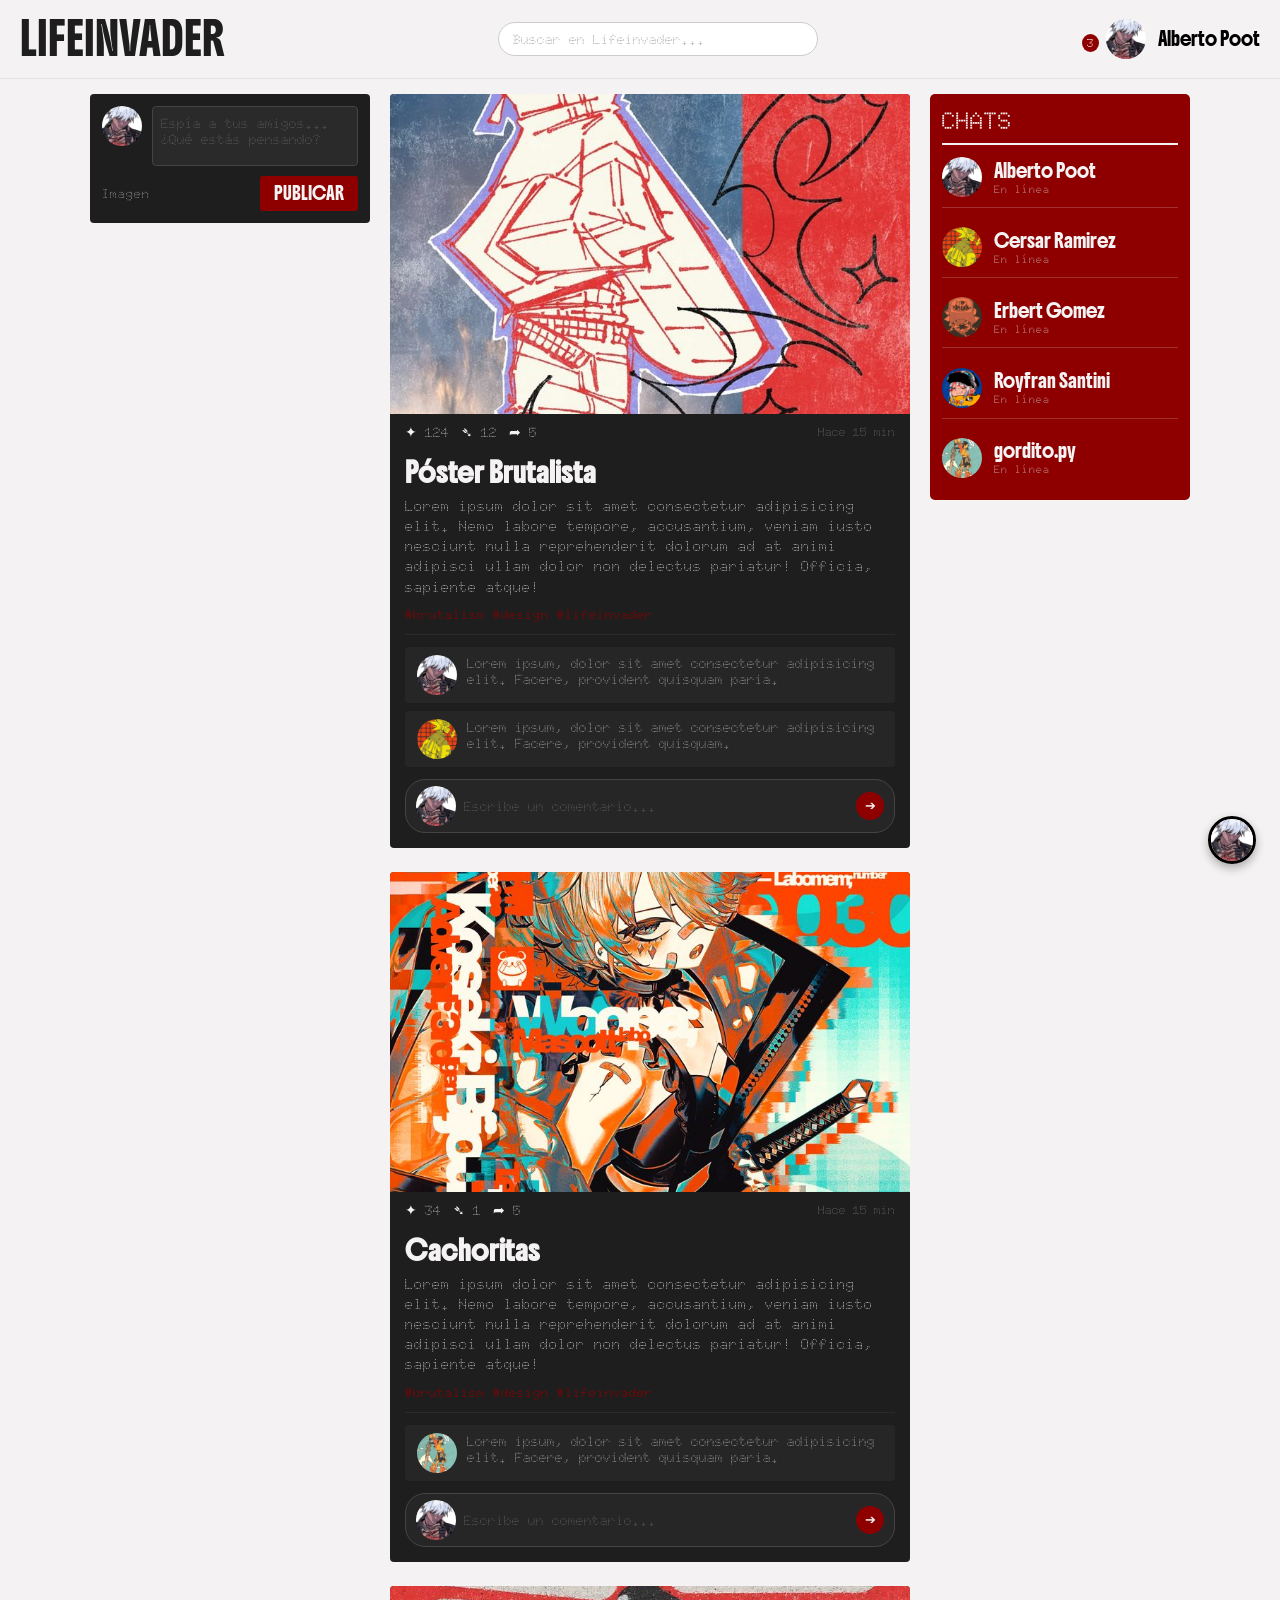
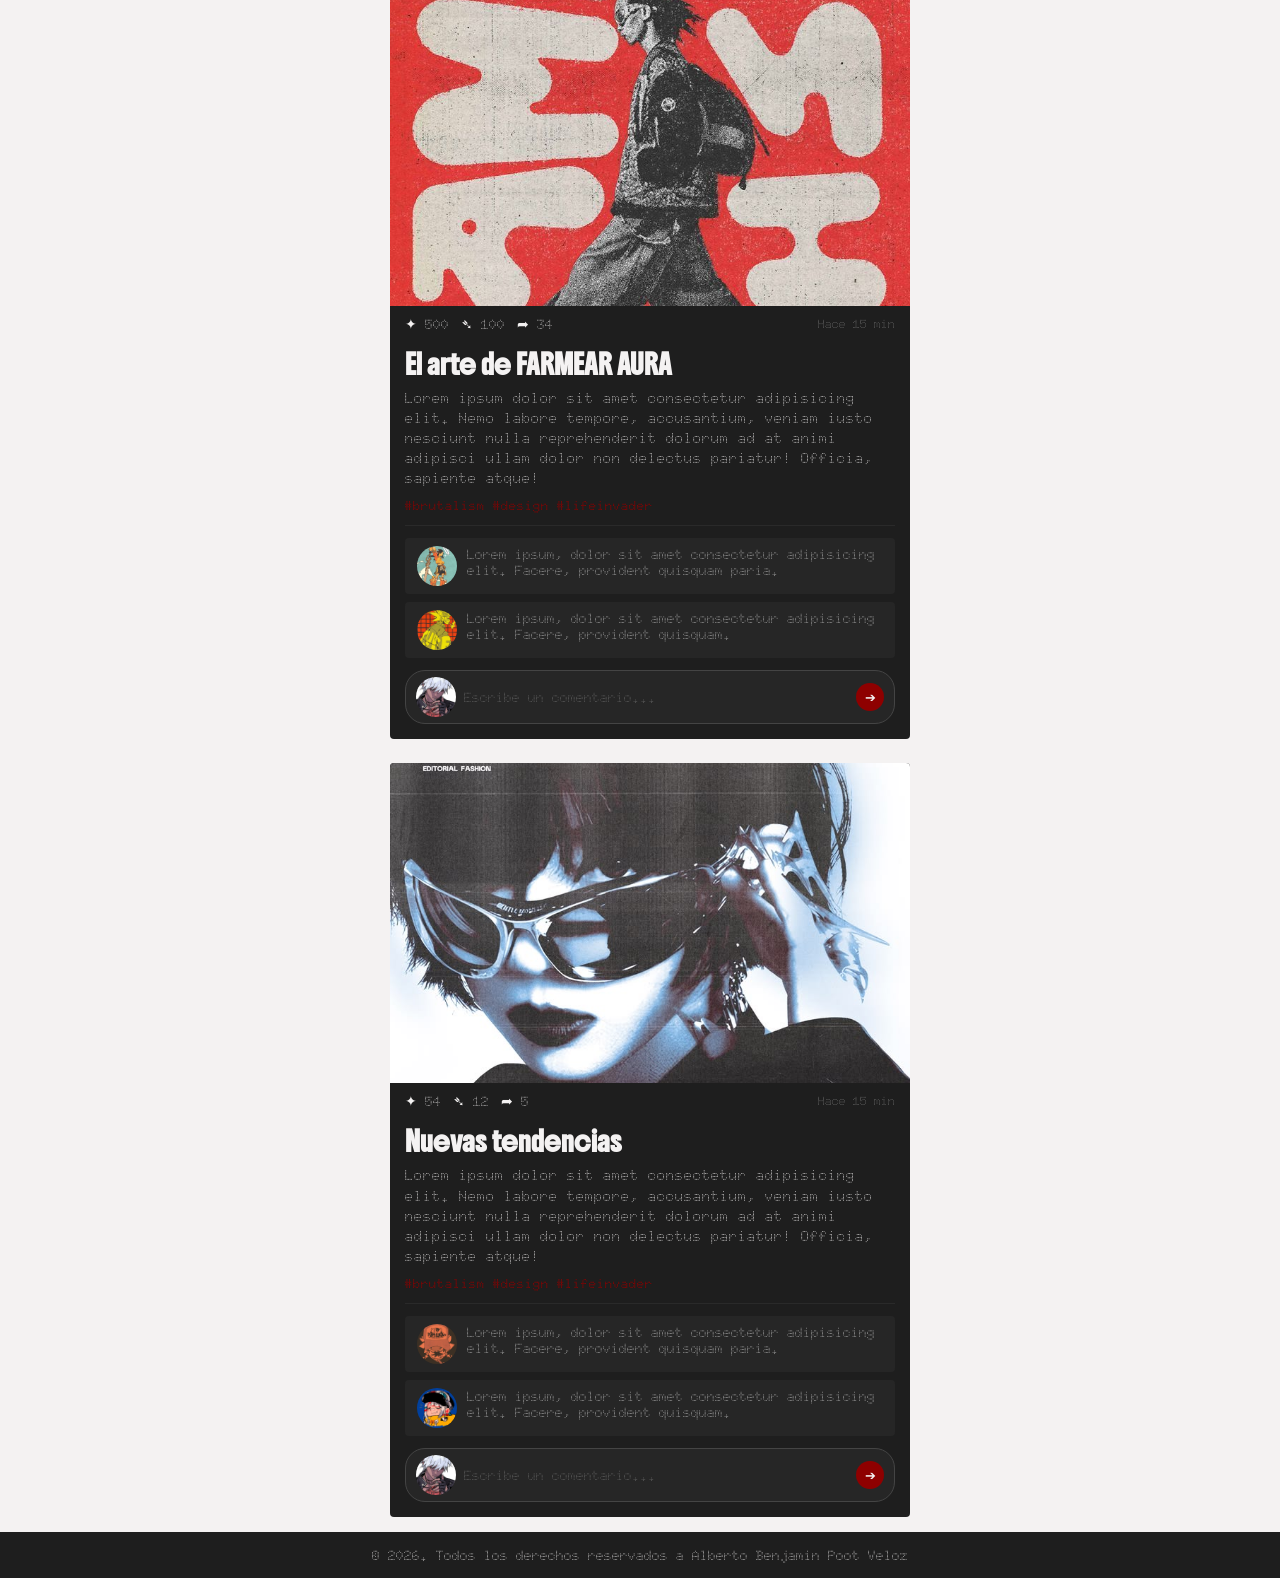
<file: index.html>
<!DOCTYPE html>
<html lang="es">

<head>
    <meta charset="UTF-8">
    <meta name="viewport" content="width=device-width, initial-scale=1.0">
    <title>LIFEINVADER</title>

    <!-- Google Fonts -->
    <link rel="preconnect" href="https://fonts.googleapis.com">
    <link rel="preconnect" href="https://fonts.gstatic.com" crossorigin>
    <link
        href="https://fonts.googleapis.com/css2?family=Boldonse&family=Doto:wght@100..900&family=Fira+Sans:wght@300;400;500;700&display=swap"
        rel="stylesheet">

    <!-- CSS Principal -->
    <link rel="stylesheet" href="Style.css">
</head>

<body>
    <header class="quedate_tu_poscion">
        <a href="index.html" class="logo">LIFEINVADER</a>

        <!-- Buscador Central -->
        <div class="caja_busqueda">
            <input type="text" placeholder="Buscar en Lifeinvader...">
        </div>

        <!-- Notificaciones y Usuario -->
        <div class="header_derecha">
            <div class="icono_notificacion" title="Notificaciones">
                <span class="badge_notificacion">3</span>
            </div>
            <a href="usa_1.html" class="usuario_Muestra">
                <img src="assets/Foto_Alberto.jpeg" alt="Foto de perfil de Alberto Poot" class="img_usuario_pequeno">
                <span>Alberto Poot</span>
            </a>
        </div>
    </header>

    <div class="contenedor_principal">
        <!-- CAJA PARA CREAR PUBLICACIÓN -->
        <section class="crear_publicacion">
            <div class="header_crear">
                <img src="assets/Foto_Alberto.jpeg" alt="Tu foto" class="img_usuario_pequeno">
                <textarea placeholder="Espía a tus amigos... ¿Qué estás pensando?"></textarea>
            </div>
            <div class="acciones_crear">
                <button type="button" class="btn_adjuntar">Imagen</button>
                <button type="button" class="btn_publicar">PUBLICAR</button>
            </div>
        </section>

        <main>
            <article class="Contenedor_publicacion">
                <div class="contenedor_img_publicacion">
                    <img src="assets/publi1_main.jpeg" alt="Publicación 1" class="img_publicacion">
                </div>

                <div class="barra_reacciones">
                    <button type="button" class="btn_reaccion">✦ <span>124</span></button>
                    <button type="button" class="btn_reaccion">➴ <span>12</span></button>
                    <button type="button" class="btn_reaccion">➦ <span>5</span></button>
                    <span class="tiempo_publicacion">Hace 15 min</span>
                </div>

                <div class="contenido_text_Publicacion">
                    <h3>Póster Brutalista</h3>
                    <p class="texto_pulicacion">Lorem ipsum dolor sit amet consectetur adipisicing elit. Nemo labore
                        tempore, accusantium, veniam
                        iusto nesciunt nulla reprehenderit dolorum ad at animi adipisci ullam dolor non delectus
                        pariatur! Officia, sapiente atque!</p>

                    <div class="hashtags">
                        <span>#brutalism</span>
                        <span>#design</span>
                        <span>#lifeinvader</span>
                    </div>

                    <section class="caja_comentarios_seccion">
                        <div class="lista_comentarios_existentes">
                            <ul>
                                <li>
                                    <img src="assets/Foto_Alberto.jpeg" alt="Usuario" class="img_usuario_pequeno">
                                    <p class="text_cometario">Lorem ipsum, dolor sit amet consectetur adipisicing elit.
                                        Facere, provident quisquam paria.</p>
                                </li>
                                <li>
                                    <img src="assets/foto_cesar.jpeg" alt="Usuario" class="img_usuario_pequeno">
                                    <p class="text_cometario">Lorem ipsum, dolor sit amet consectetur adipisicing elit.
                                        Facere, provident quisquam.</p>
                                </li>
                            </ul>
                        </div>
                        <div class="nuevo_comentario">
                            <img src="assets/Foto_Alberto.jpeg" alt="Tu foto" class="img_usuario_pequeno">
                            <input type="text" placeholder="Escribe un comentario..." class="input_comentario">
                            <button type="button" class="btn_enviar_comentario">➔</button>
                        </div>
                    </section>
                </div>
            </article>

            <article class="Contenedor_publicacion">
                <div class="contenedor_img_publicacion">
                    <img src="assets/publi2_main.jpeg" alt="Publicación 2" class="img_publicacion">
                </div>
                <div class="barra_reacciones">
                    <button type="button" class="btn_reaccion">✦ <span>34</span></button>
                    <button type="button" class="btn_reaccion">➴ <span>1</span></button>
                    <button type="button" class="btn_reaccion">➦ <span>5</span></button>
                    <span class="tiempo_publicacion">Hace 15 min</span>
                </div>
                <div class="contenido_text_Publicacion">
                    <h3>Cachoritas</h3>
                    <p class="texto_pulicacion">Lorem ipsum dolor sit amet consectetur adipisicing elit. Nemo labore
                        tempore, accusantium, veniam
                        iusto nesciunt nulla reprehenderit dolorum ad at animi adipisci ullam dolor non delectus
                        pariatur! Officia, sapiente atque!</p>
                    <div class="hashtags">
                        <span>#brutalism</span>
                        <span>#design</span>
                        <span>#lifeinvader</span>
                    </div>

                    <section class="caja_comentarios_seccion">
                        <div class="lista_comentarios_existentes">
                            <ul>
                                <li>
                                    <img src="assets/Foto_ramdom.jpeg" alt="Usuario" class="img_usuario_pequeno">
                                    <p class="text_cometario">Lorem ipsum, dolor sit amet consectetur adipisicing elit.
                                        Facere, provident quisquam paria.</p>
                                </li>
                            </ul>
                        </div>
                        <div class="nuevo_comentario">
                            <img src="assets/Foto_Alberto.jpeg" alt="Tu foto" class="img_usuario_pequeno">
                            <input type="text" placeholder="Escribe un comentario..." class="input_comentario">
                            <button type="button" class="btn_enviar_comentario">➔</button>
                        </div>
                    </section>
                </div>
            </article>

            <article class="Contenedor_publicacion">
                <div class="contenedor_img_publicacion">
                    <img src="assets/publi3_man..jpeg" alt="Publicación 3" class="img_publicacion">
                </div>
                <div class="barra_reacciones">
                    <button type="button" class="btn_reaccion">✦ <span>500</span></button>
                    <button type="button" class="btn_reaccion">➴ <span>100</span></button>
                    <button type="button" class="btn_reaccion">➦ <span>34</span></button>
                    <span class="tiempo_publicacion">Hace 15 min</span>
                </div>
                <div class="contenido_text_Publicacion">
                    <h3>El arte de FARMEAR AURA</h3>
                    <p class="texto_pulicacion">Lorem ipsum dolor sit amet consectetur adipisicing elit. Nemo labore
                        tempore, accusantium, veniam
                        iusto nesciunt nulla reprehenderit dolorum ad at animi adipisci ullam dolor non delectus
                        pariatur! Officia, sapiente atque!</p>
                    <div class="hashtags">
                        <span>#brutalism</span>
                        <span>#design</span>
                        <span>#lifeinvader</span>
                    </div>

                    <section class="caja_comentarios_seccion">
                        <div class="lista_comentarios_existentes">
                            <ul>
                                <li>
                                    <img src="assets/Foto_ramdom.jpeg" alt="Usuario" class="img_usuario_pequeno">
                                    <p class="text_cometario">Lorem ipsum, dolor sit amet consectetur adipisicing elit.
                                        Facere, provident quisquam paria.</p>
                                </li>
                                <li>
                                    <img src="assets/foto_cesar.jpeg" alt="Usuario" class="img_usuario_pequeno">
                                    <p class="text_cometario">Lorem ipsum, dolor sit amet consectetur adipisicing elit.
                                        Facere, provident quisquam.</p>
                                </li>
                            </ul>
                        </div>
                        <div class="nuevo_comentario">
                            <img src="assets/Foto_Alberto.jpeg" alt="Tu foto" class="img_usuario_pequeno">
                            <input type="text" placeholder="Escribe un comentario..." class="input_comentario">
                            <button type="button" class="btn_enviar_comentario">➔</button>
                        </div>
                    </section>
                </div>
            </article>


            <article class="Contenedor_publicacion">
                <div class="contenedor_img_publicacion">
                    <img src="assets/publi4_main.jpeg" alt="Publicación 4" class="img_publicacion">
                </div>
                <div class="barra_reacciones">
                    <button type="button" class="btn_reaccion">✦ <span>54</span></button>
                    <button type="button" class="btn_reaccion">➴ <span>12</span></button>
                    <button type="button" class="btn_reaccion">➦ <span>5</span></button>
                    <span class="tiempo_publicacion">Hace 15 min</span>
                </div>
                <div class="contenido_text_Publicacion">
                    <h3>Nuevas tendencias</h3>
                    <p class="texto_pulicacion">Lorem ipsum dolor sit amet consectetur adipisicing elit. Nemo labore
                        tempore, accusantium, veniam
                        iusto nesciunt nulla reprehenderit dolorum ad at animi adipisci ullam dolor non delectus
                        pariatur! Officia, sapiente atque!</p>
                    <div class="hashtags">
                        <span>#brutalism</span>
                        <span>#design</span>
                        <span>#lifeinvader</span>
                    </div>

                    <section class="caja_comentarios_seccion">
                        <div class="lista_comentarios_existentes">
                            <ul>
                                <li>
                                    <img src="assets/foto_herpes.jpeg" alt="Usuario" class="img_usuario_pequeno">
                                    <p class="text_cometario">Lorem ipsum, dolor sit amet consectetur adipisicing elit.
                                        Facere, provident quisquam paria.</p>
                                </li>
                                <li>
                                    <img src="assets/Foto_roy.jpeg" alt="Usuario" class="img_usuario_pequeno">
                                    <p class="text_cometario">Lorem ipsum, dolor sit amet consectetur adipisicing elit.
                                        Facere, provident quisquam.</p>
                                </li>
                            </ul>
                        </div>
                        <div class="nuevo_comentario">
                            <img src="assets/Foto_Alberto.jpeg" alt="Tu foto" class="img_usuario_pequeno">
                            <input type="text" placeholder="Escribe un comentario..." class="input_comentario">
                            <button type="button" class="btn_enviar_comentario">➔</button>
                        </div>
                    </section>
                </div>
            </article>
        </main>

        <!-- Barra lateral de Chats con menú desplegable responsive -->
        <aside class="Barra_usuarios">
            <input type="checkbox" id="toggle-chats" class="toggle_chat_checkbox">
            <label for="toggle-chats" class="header_chats">
                <h2>CHATS</h2>
                <span class="flecha_desplegable">▼</span>
            </label>

            <ul class="lista_chats">
                <li>
                    <a href="usa_1.html" class="usuario_Muestra">
                        <img src="assets/Foto_Alberto.jpeg" alt="Foto de perfil de Alberto Poot"
                            class="img_usuario_pequeno">
                        <div class="info_usuario_chat">
                            <span>Alberto Poot</span>
                            <p>En línea</p>
                        </div>
                    </a>
                </li>
                <li>
                    <a href="usa_2.html" class="usuario_Muestra">
                        <img src="assets/foto_cesar.jpeg" alt="Foto de perfil de Alberto Poot"
                            class="img_usuario_pequeno">
                        <div class="info_usuario_chat">
                            <span>Cersar Ramirez</span>
                            <p>En línea</p>
                        </div>
                    </a>
                </li>
                <li>
                    <a href="usa_3.html" class="usuario_Muestra">
                        <img src="assets/foto_herpes.jpeg" alt="Foto de perfil de Alberto Poot"
                            class="img_usuario_pequeno">
                        <div class="info_usuario_chat">
                            <span>Erbert Gomez</span>
                            <p>En línea</p>
                        </div>
                    </a>
                </li>
                <li>
                    <a href="usa_4.html" class="usuario_Muestra">
                        <img src="assets/Foto_roy.jpeg" alt="Foto de perfil de Alberto Poot"
                            class="img_usuario_pequeno">
                        <div class="info_usuario_chat">
                            <span>Royfran Santini</span>
                            <p>En línea</p>
                        </div>
                    </a>
                </li>
                <li>
                    <a href="usa_1.html" class="usuario_Muestra">
                        <img src="assets/Foto_ramdom.jpeg" alt="Foto de perfil de Alberto Poot"
                            class="img_usuario_pequeno">
                        <div class="info_usuario_chat">
                            <span>gordito.py</span>
                            <p>En línea</p>
                        </div>
                    </a>
                </li>
            </ul>
        </aside>

        <!-- Ícono flotante -->
        <section class="glob_chat">
            <img src="assets/Foto_Alberto.jpeg" alt="Chat flotante" class="img_usuario_pequeno">
        </section>
    </div>

    <footer>
        <p>&copy; 2026. Todos los derechos reservados a Alberto Benjamin Poot Veloz</p>
    </footer>
</body>

</html>
</file>
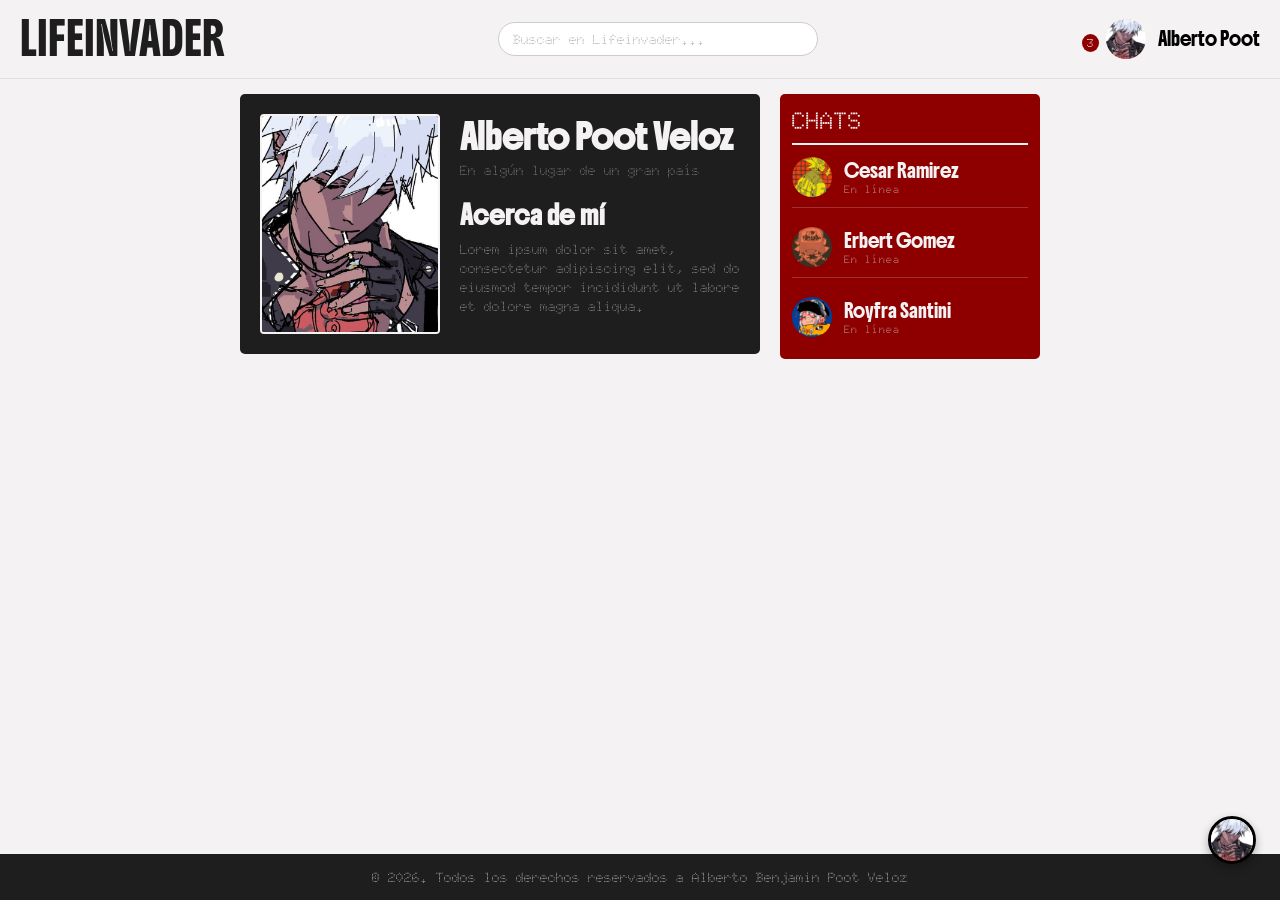
<file: usa_1.html>
<!DOCTYPE html>
<html lang="es">

<head>
    <meta charset="UTF-8">
    <meta name="viewport" content="width=device-width, initial-scale=1.0">
    <title>LIFEINVADER - Perfil</title>

    <!-- Google Fonts -->
    <link rel="preconnect" href="https://fonts.googleapis.com">
    <link rel="preconnect" href="https://fonts.gstatic.com" crossorigin>
    <link
        href="https://fonts.googleapis.com/css2?family=Boldonse&family=Doto:wght@100..900&family=Fira+Sans:wght@300;400;500;700&display=swap"
        rel="stylesheet">

    <!-- CSS Principal -->
    <link rel="stylesheet" href="Style.css">
</head>

<body>
    <!-- Header Sticky -->
    <header class="quedate_tu_poscion">
        <a href="index.html" class="logo">LIFEINVADER</a>

        <!-- Buscador Central -->
        <div class="caja_busqueda">
            <input type="text" placeholder="Buscar en Lifeinvader...">
        </div>

        <!-- Notificaciones y Usuario -->
        <div class="header_derecha">
            <div class="icono_notificacion" title="Notificaciones">
                <span class="badge_notificacion">3</span>
            </div>
            <a href="usa_1.html" class="usuario_Muestra">
                <img src="assets/Foto_Alberto.jpeg" alt="Foto de perfil de Alberto Poot" class="img_usuario_pequeno">
                <span>Alberto Poot</span>
            </a>
        </div>

    </header>

    <!-- Contenedor Principal -->
    <div class="contenedor_principal">
        <main>
            <!-- Tarjeta de Perfil y Biografía -->
            <section class="contenedor_perfil">
                <div class="foto_perfil_grande">
                    <img src="assets/Foto_Alberto.jpeg" alt="Foto de Perfil de Persona Random 1">
                </div>

                <div class="biografia_perfil">
                    <h2>Alberto Poot Veloz</h2>
                    <p class="ubicacion_subtitulo">En algún lugar de un gran país</p>

                    <h3>Acerca de mí</h3>
                    <p class="texto_biografia">
                        Lorem ipsum dolor sit amet, consectetur adipiscing elit, sed do eiusmod tempor incididunt ut
                        labore et dolore magna aliqua.
                    </p>
                </div>
            </section>
        </main>

        <!-- Barra lateral de Chats (Desplegable en móviles) -->
        <aside class="Barra_usuarios">
            <input type="checkbox" id="toggle-chats" class="toggle_chat_checkbox">
            <label for="toggle-chats" class="header_chats">
                <h2>CHATS</h2>
                <span class="flecha_desplegable">▼</span>
            </label>

            <ul class="lista_chats">
                <li>
                    <a href="usa_2.html" class="usuario_Muestra">
                        <img src="assets/foto_cesar.jpeg" alt="Persona random 1" class="img_usuario_pequeno">
                        <div class="info_usuario_chat">
                            <span>Cesar Ramirez</span>
                            <p>En línea</p>
                        </div>
                    </a>
                </li>
                <li>
                    <a href="usa_3.html" class="usuario_Muestra">
                        <img src="assets/foto_herpes.jpeg" alt="Persona random 2" class="img_usuario_pequeno">
                        <div class="info_usuario_chat">
                            <span>Erbert Gomez</span>
                            <p>En línea</p>
                        </div>
                    </a>
                </li>
                <li>
                    <a href="usa_4.html" class="usuario_Muestra">
                        <img src="assets/Foto_roy.jpeg" alt="Persona random 3" class="img_usuario_pequeno">
                        <div class="info_usuario_chat">
                            <span>Royfra Santini</span>
                            <p>En línea</p>
                        </div>
                    </a>
                </li>
            </ul>
        </aside>

        <!-- Botón flotante de chat -->
        <section class="glob_chat">
            <img src="assets/Foto_Alberto.jpeg" alt="Chat flotante" class="img_usuario_pequeno">
        </section>
    </div>

    <!-- Pie de página -->
    <footer>
        <p>&copy; 2026. Todos los derechos reservados a Alberto Benjamin Poot Veloz</p>
    </footer>
</body>

</html>
</file>
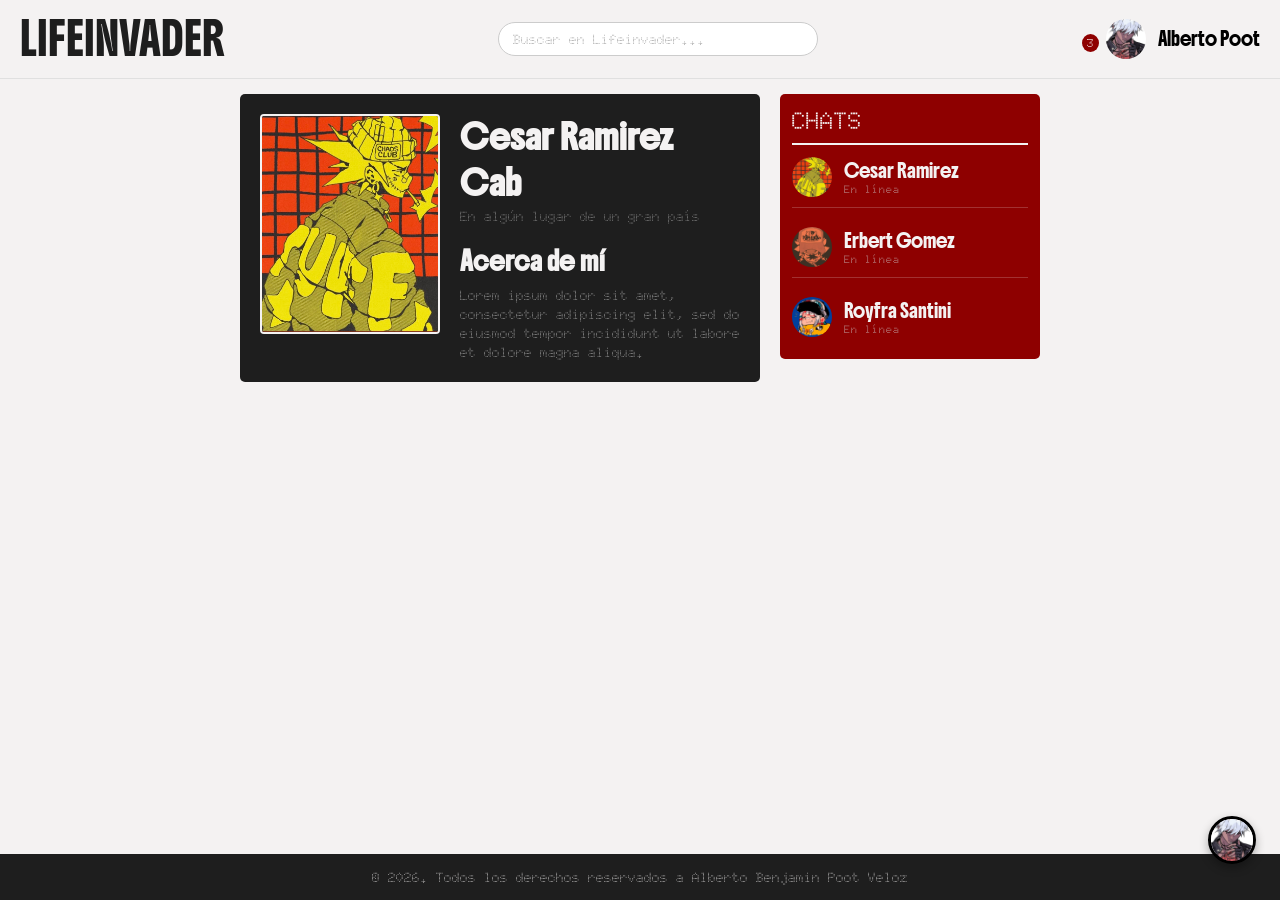
<file: usa_2.html>
<!DOCTYPE html>
<html lang="es">

<head>
    <meta charset="UTF-8">
    <meta name="viewport" content="width=device-width, initial-scale=1.0">
    <title>LIFEINVADER - Perfil</title>

    <!-- Google Fonts -->
    <link rel="preconnect" href="https://fonts.googleapis.com">
    <link rel="preconnect" href="https://fonts.gstatic.com" crossorigin>
    <link
        href="https://fonts.googleapis.com/css2?family=Boldonse&family=Doto:wght@100..900&family=Fira+Sans:wght@300;400;500;700&display=swap"
        rel="stylesheet">

    <!-- CSS Principal -->
    <link rel="stylesheet" href="Style.css">
</head>

<body>
    <!-- Header Sticky -->
    <header class="quedate_tu_poscion">
        <a href="index.html" class="logo">LIFEINVADER</a>
        <!-- Buscador Central -->
        <div class="caja_busqueda">
            <input type="text" placeholder="Buscar en Lifeinvader...">
        </div>

        <!-- Notificaciones y Usuario -->
        <div class="header_derecha">
            <div class="icono_notificacion" title="Notificaciones">
                <span class="badge_notificacion">3</span>
            </div>
            <a href="usa_1.html" class="usuario_Muestra">
                <img src="assets/Foto_Alberto.jpeg" alt="Foto de perfil de Alberto Poot" class="img_usuario_pequeno">
                <span>Alberto Poot</span>
            </a>
        </div>

    </header>

    <!-- Contenedor Principal -->
    <div class="contenedor_principal">
        <main>
            <!-- Tarjeta de Perfil y Biografía -->
            <section class="contenedor_perfil">
                <div class="foto_perfil_grande">
                    <img src="assets/foto_cesar.jpeg" alt="Foto de Perfil de Persona Random 1">
                </div>

                <div class="biografia_perfil">
                    <h2>Cesar Ramirez Cab</h2>
                    <p class="ubicacion_subtitulo">En algún lugar de un gran país</p>

                    <h3>Acerca de mí</h3>
                    <p class="texto_biografia">
                        Lorem ipsum dolor sit amet, consectetur adipiscing elit, sed do eiusmod tempor incididunt ut
                        labore et dolore magna aliqua.
                    </p>
                </div>
            </section>
        </main>

        <!-- Barra lateral de Chats (Desplegable en móviles) -->
        <aside class="Barra_usuarios">
            <input type="checkbox" id="toggle-chats" class="toggle_chat_checkbox">
            <label for="toggle-chats" class="header_chats">
                <h2>CHATS</h2>
                <span class="flecha_desplegable">▼</span>
            </label>

            <ul class="lista_chats">
                <li>
                    <a href="usa_2.html" class="usuario_Muestra">
                        <img src="assets/foto_cesar.jpeg" alt="Persona random 1" class="img_usuario_pequeno">
                        <div class="info_usuario_chat">
                            <span>Cesar Ramirez</span>
                            <p>En línea</p>
                        </div>
                    </a>
                </li>
                <li>
                    <a href="usa_3.html" class="usuario_Muestra">
                        <img src="assets/foto_herpes.jpeg" alt="Persona random 2" class="img_usuario_pequeno">
                        <div class="info_usuario_chat">
                            <span>Erbert Gomez</span>
                            <p>En línea</p>
                        </div>
                    </a>
                </li>
                <li>
                    <a href="usa_4.html" class="usuario_Muestra">
                        <img src="assets/Foto_roy.jpeg" alt="Persona random 3" class="img_usuario_pequeno">
                        <div class="info_usuario_chat">
                            <span>Royfra Santini</span>
                            <p>En línea</p>
                        </div>
                    </a>
                </li>
            </ul>
        </aside>

        <!-- Botón flotante de chat -->
        <section class="glob_chat">
            <img src="assets/Foto_Alberto.jpeg" alt="Chat flotante" class="img_usuario_pequeno">
        </section>
    </div>

    <!-- Pie de página -->
    <footer>
        <p>&copy; 2026. Todos los derechos reservados a Alberto Benjamin Poot Veloz</p>
    </footer>
</body>

</html>
</file>
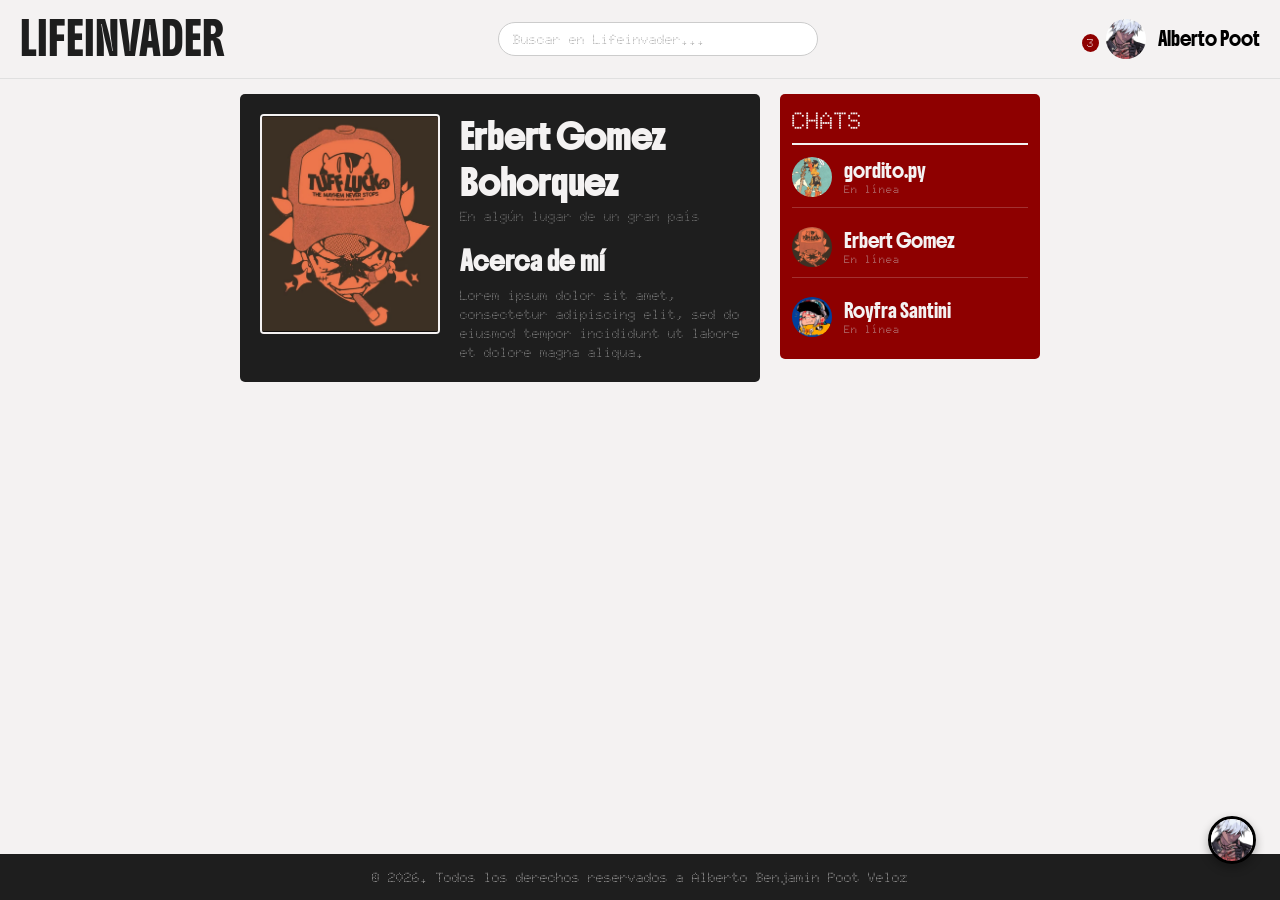
<file: usa_3.html>
<!DOCTYPE html>
<html lang="es">

<head>
    <meta charset="UTF-8">
    <meta name="viewport" content="width=device-width, initial-scale=1.0">
    <title>LIFEINVADER - Perfil</title>

    <!-- Google Fonts -->
    <link rel="preconnect" href="https://fonts.googleapis.com">
    <link rel="preconnect" href="https://fonts.gstatic.com" crossorigin>
    <link href="https://fonts.googleapis.com/css2?family=Boldonse&family=Doto:wght@100..900&family=Fira+Sans:wght@300;400;500;700&display=swap" rel="stylesheet">

    <!-- CSS Principal -->
    <link rel="stylesheet" href="Style.css">
</head>

<body>
    <!-- Header Sticky -->
    <header class="quedate_tu_poscion">
        <a href="index.html" class="logo">LIFEINVADER</a>

         <!-- Buscador Central -->
        <div class="caja_busqueda">
            <input type="text" placeholder="Buscar en Lifeinvader...">
        </div>

        <!-- Notificaciones y Usuario -->
        <div class="header_derecha">
            <div class="icono_notificacion" title="Notificaciones">
                <span class="badge_notificacion">3</span>
            </div>
            <a href="usa_1.html" class="usuario_Muestra">
                <img src="assets/Foto_Alberto.jpeg" alt="Foto de perfil de Alberto Poot" class="img_usuario_pequeno">
                <span>Alberto Poot</span>
            </a>
        </div>

    </header>

    <!-- Contenedor Principal -->
    <div class="contenedor_principal">
        <main>
            <!-- Tarjeta de Perfil y Biografía -->
            <section class="contenedor_perfil">
                <div class="foto_perfil_grande">
                    <img src="assets/foto_herpes.jpeg" alt="Foto de Perfil de Persona Random 1">
                </div>

                <div class="biografia_perfil">
                    <h2>Erbert Gomez Bohorquez</h2>
                    <p class="ubicacion_subtitulo">En algún lugar de un gran país</p>

                    <h3>Acerca de mí</h3>
                    <p class="texto_biografia">
                        Lorem ipsum dolor sit amet, consectetur adipiscing elit, sed do eiusmod tempor incididunt ut labore et dolore magna aliqua.
                    </p>
                </div>
            </section>
        </main>

        <!-- Barra lateral de Chats (Desplegable en móviles) -->
        <aside class="Barra_usuarios">
            <input type="checkbox" id="toggle-chats" class="toggle_chat_checkbox">
            <label for="toggle-chats" class="header_chats">
                <h2>CHATS</h2>
                <span class="flecha_desplegable">▼</span>
            </label>

            <ul class="lista_chats">
                <li>
                    <a href="usa_1.html" class="usuario_Muestra">
                        <img src="assets/Foto_ramdom.jpeg" alt="Persona random 1" class="img_usuario_pequeno">
                        <div class="info_usuario_chat">
                            <span>gordito.py</span>
                            <p>En línea</p>
                        </div>
                    </a>
                </li>
                <li>
                    <a href="usa_2.html" class="usuario_Muestra">
                        <img src="assets/foto_herpes.jpeg" alt="Persona random 2" class="img_usuario_pequeno">
                        <div class="info_usuario_chat">
                            <span>Erbert Gomez</span>
                            <p>En línea</p>
                        </div>
                    </a>
                </li>
                <li>
                    <a href="usa_4.html" class="usuario_Muestra">
                        <img src="assets/Foto_roy.jpeg" alt="Persona random 3" class="img_usuario_pequeno">
                        <div class="info_usuario_chat">
                            <span>Royfra Santini</span>
                            <p>En línea</p>
                        </div>
                    </a>
                </li>
            </ul>
        </aside>

        <!-- Botón flotante de chat -->
        <section class="glob_chat">
            <img src="assets/Foto_Alberto.jpeg" alt="Chat flotante" class="img_usuario_pequeno">
        </section>
    </div>

    <!-- Pie de página -->
    <footer>
        <p>&copy; 2026. Todos los derechos reservados a Alberto Benjamin Poot Veloz</p>
    </footer>
</body>

</html>
</file>
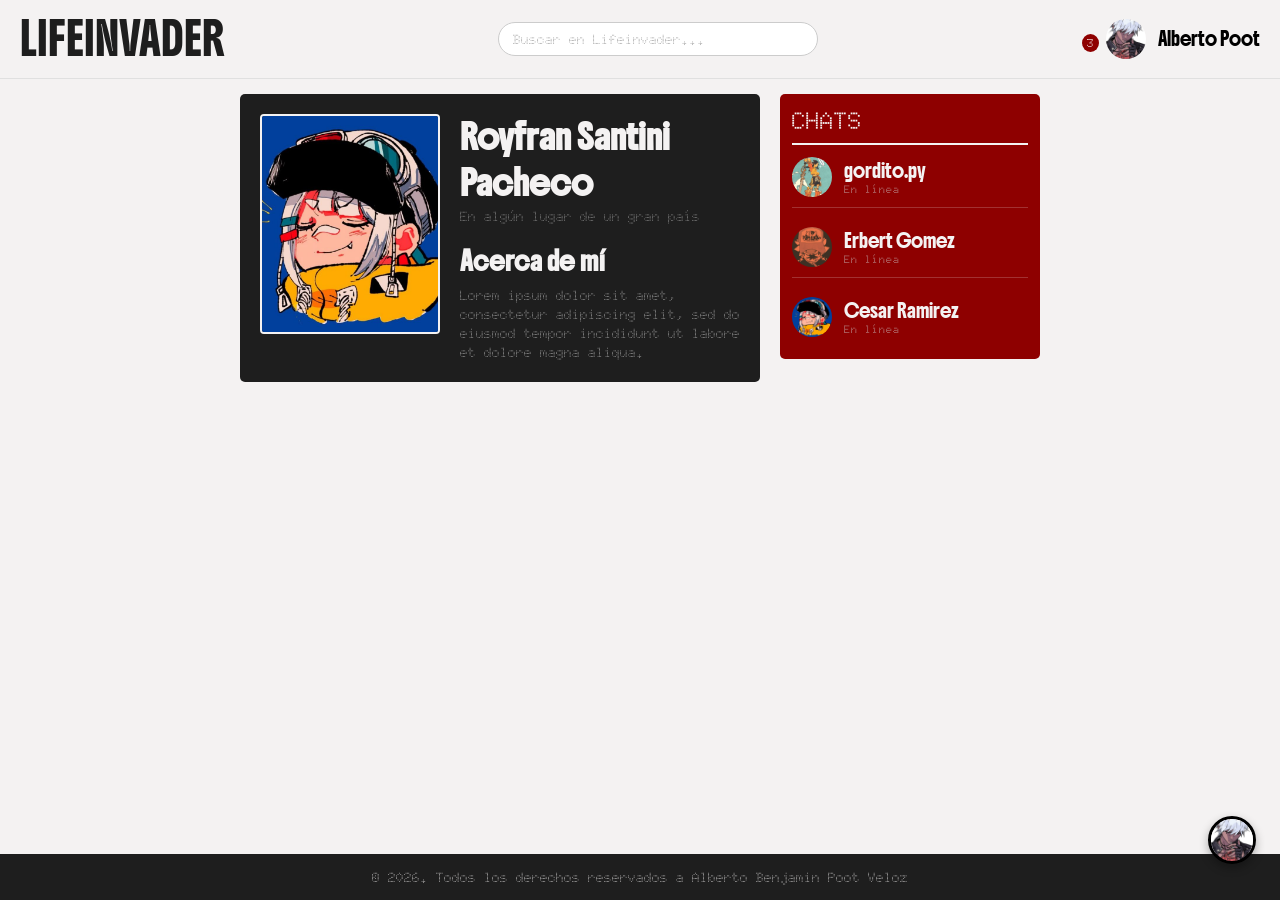
<file: usa_4.html>
<!DOCTYPE html>
<html lang="es">

<head>
    <meta charset="UTF-8">
    <meta name="viewport" content="width=device-width, initial-scale=1.0">
    <title>LIFEINVADER - Perfil</title>

    <!-- Google Fonts -->
    <link rel="preconnect" href="https://fonts.googleapis.com">
    <link rel="preconnect" href="https://fonts.gstatic.com" crossorigin>
    <link href="https://fonts.googleapis.com/css2?family=Boldonse&family=Doto:wght@100..900&family=Fira+Sans:wght@300;400;500;700&display=swap" rel="stylesheet">

    <!-- CSS Principal -->
    <link rel="stylesheet" href="Style.css">
</head>

<body>
    <!-- Header Sticky -->
    <header class="quedate_tu_poscion">
        <a href="index.html" class="logo">LIFEINVADER</a>

         <!-- Buscador Central -->
        <div class="caja_busqueda">
            <input type="text" placeholder="Buscar en Lifeinvader...">
        </div>

        <!-- Notificaciones y Usuario -->
        <div class="header_derecha">
            <div class="icono_notificacion" title="Notificaciones">
                <span class="badge_notificacion">3</span>
            </div>
            <a href="usa_1.html" class="usuario_Muestra">
                <img src="assets/Foto_Alberto.jpeg" alt="Foto de perfil de Alberto Poot" class="img_usuario_pequeno">
                <span>Alberto Poot</span>
            </a>
        </div>

    </header>

    <!-- Contenedor Principal -->
    <div class="contenedor_principal">
        <main>
            <!-- Tarjeta de Perfil y Biografía -->
            <section class="contenedor_perfil">
                <div class="foto_perfil_grande">
                    <img src="assets/Foto_roy.jpeg" alt="Foto de Perfil de Persona Random 1">
                </div>

                <div class="biografia_perfil">
                    <h2>Royfran Santini Pacheco</h2>
                    <p class="ubicacion_subtitulo">En algún lugar de un gran país</p>

                    <h3>Acerca de mí</h3>
                    <p class="texto_biografia">
                        Lorem ipsum dolor sit amet, consectetur adipiscing elit, sed do eiusmod tempor incididunt ut labore et dolore magna aliqua.
                    </p>
                </div>
            </section>
        </main>

        <!-- Barra lateral de Chats (Desplegable en móviles) -->
        <aside class="Barra_usuarios">
            <input type="checkbox" id="toggle-chats" class="toggle_chat_checkbox">
            <label for="toggle-chats" class="header_chats">
                <h2>CHATS</h2>
                <span class="flecha_desplegable">▼</span>
            </label>

            <ul class="lista_chats">
                <li>
                    <a href="usa_1.html" class="usuario_Muestra">
                        <img src="assets/Foto_ramdom.jpeg" alt="Persona random 1" class="img_usuario_pequeno">
                        <div class="info_usuario_chat">
                            <span>gordito.py</span>
                            <p>En línea</p>
                        </div>
                    </a>
                </li>
                <li>
                    <a href="usa_2.html" class="usuario_Muestra">
                        <img src="assets/foto_herpes.jpeg" alt="Persona random 2" class="img_usuario_pequeno">
                        <div class="info_usuario_chat">
                            <span>Erbert Gomez</span>
                            <p>En línea</p>
                        </div>
                    </a>
                </li>
                <li>
                    <a href="usa_2.html" class="usuario_Muestra">
                        <img src="assets/Foto_roy.jpeg" alt="Persona random 3" class="img_usuario_pequeno">
                        <div class="info_usuario_chat">
                            <span>Cesar Ramirez</span>
                            <p>En línea</p>
                        </div>
                    </a>
                </li>
            </ul>
        </aside>

        <!-- Botón flotante de chat -->
        <section class="glob_chat">
            <img src="assets/Foto_Alberto.jpeg" alt="Chat flotante" class="img_usuario_pequeno">
        </section>
    </div>

    <!-- Pie de página -->
    <footer>
        <p>&copy; 2026. Todos los derechos reservados a Alberto Benjamin Poot Veloz</p>
    </footer>
</body>

</html>
</file>
<file: Style.css>
/* ==========================================
   RESET Y CONFIGURACIÓN GLOBAL
   ========================================== */
* {
    box-sizing: border-box;
    margin: 0;
    padding: 0;
}

body {
    background-color: #f4f2f2;
    overflow-x: hidden;
    min-height: 100vh;
    display: flex;
    flex-direction: column;
}

/* ==========================================
   HEADER Y NAVEGACIÓN
   ========================================== */
header {
    display: flex;
    background-color: #f4f2f2;
    align-items: center;
    justify-content: space-between;
    padding: 10px 20px;
    border-bottom: 1px solid #e0e0e0;
    gap: 15px;
}

.quedate_tu_poscion {
    position: sticky;
    top: 0;
    z-index: 100;
}

.logo {
    font-family: "Boldonse", system-ui;
    font-weight: 400;
    font-size: clamp(20px, 4vw, 30px);
    text-decoration: none;
    color: #1e1e1e;
    transition: 0.3s ease;
}

.logo:hover {
    color: #8e0000;
}

/* Buscador Central */
.caja_busqueda {
    flex: 1;
    max-width: 320px;
}

.caja_busqueda input {
    width: 100%;
    padding: 8px 14px;
    border-radius: 20px;
    border: 1px solid #ccc;
    background-color: #ffffff;
    font-family: "Doto", sans-serif;
    font-size: 0.85em;
    outline: none;
    transition: border-color 0.3s ease;
}

.caja_busqueda input:focus {
    border-color: #8e0000;
}

/* Notificaciones y Perfil en Header */
.header_derecha {
    display: flex;
    align-items: center;
    gap: 15px;
}

.icono_notificacion {
    position: relative;
    cursor: pointer;
    font-size: 1.2em;
}

.badge_notificacion {
    position: absolute;
    top: -5px;
    right: -8px;
    background-color: #8e0000;
    color: #ffffff;
    font-size: 0.6em;
    font-weight: bold;
    font-family: "Doto", sans-serif;
    padding: 2px 5px;
    border-radius: 50%;
}

/* ==========================================
   AVATARES Y ELEMENTOS DE USUARIO
   ========================================== */
.usuario_Muestra {
    display: flex;
    align-items: center;
    gap: 12px;
    text-decoration: none;
    font-family: "Boldonse", system-ui;
    font-size: 0.8em;
    font-weight: 500;
    color: #000000;  
    transition: 0.3s ease; 
}

.usuario_Muestra p {
    font-family: "Doto", sans-serif;
    font-size: 0.85em;
    color: #d1d1d1;
}

.img_usuario_pequeno {
    height: 40px;
    width: 40px;
    min-width: 40px;
    border-radius: 50%;
    object-fit: cover;
    transition: 0.3s ease, box-shadow 0.3s ease;
}

.usuario_Muestra:hover {
    color: #8e0000;
}

.usuario_Muestra:hover .img_usuario_pequeno {
    box-shadow: 
        0 0 4px #ff0000,
        0 0 6px #8e0000,
        0 0 12px rgba(255, 0, 0, 0.6);
}

.avatar_contenedor {
    position: relative;
    display: inline-block;
}

.status_online {
    position: absolute;
    bottom: 2px;
    right: 2px;
    width: 10px;
    height: 10px;
    background-color: #00ff66;
    border-radius: 50%;
    border: 2px solid #8e0000;
}

/* ==========================================
   ESTRUCTURA DE 3 COLUMNAS (LAYOUT)
   ========================================== */
.contenedor_principal {
    max-width: 1150px;
    width: 100%;
    margin: 0 auto;
    padding: 15px;
    display: flex;
    justify-content: center;
    align-items: flex-start;
    gap: 20px;
}

.contenedor_principal main {
    flex: 1;
    max-width: 520px;
    width: 100%;
    display: flex;
    flex-direction: column;
    gap: 1.5em;
    align-items: center;
}

/* Chat flotante (FAB) */
.contenedor_principal .glob_chat {
    position: fixed;
    bottom: 2em;
    right: 1.5em;
    z-index: 90;
    cursor: pointer;
}

.glob_chat .img_usuario_pequeno {
    border: 3px solid #000000;
    width: 48px;
    height: 48px;
    box-shadow: 0 4px 10px rgba(0, 0, 0, 0.3);
}

/* ==========================================
   COLUMNA IZQUIERDA: CREAR PUBLICACIÓN
   ========================================== */
.crear_publicacion {
    width: 280px;
    min-width: 260px;
    background-color: #1e1e1e;
    border-radius: 4px;
    padding: 12px;
    display: flex;
    flex-direction: column;
    gap: 10px;
    position: sticky;
    top: 75px;
}

.header_crear {
    display: flex;
    gap: 10px;
    align-items: flex-start;
}

.header_crear textarea {
    flex: 1;
    height: 60px;
    background-color: #2a2a2a;
    border: 1px solid #444;
    border-radius: 4px;
    padding: 8px;
    color: #f4f2f2;
    font-family: "Doto", sans-serif;
    font-size: 0.85em;
    resize: none;
    outline: none;
}

.header_crear textarea:focus {
    border-color: #8e0000;
}

.acciones_crear {
    display: flex;
    justify-content: space-between;
    align-items: center;
}

.btn_adjuntar {
    background: none;
    border: none;
    color: #cccccc;
    font-family: "Doto", sans-serif;
    font-size: 0.8em;
    cursor: pointer;
}

.btn_adjuntar:hover {
    color: #ffffff;
}

.btn_publicar {
    background-color: #8e0000;
    color: #f4f2f2;
    border: none;
    padding: 6px 14px;
    font-family: "Boldonse", system-ui;
    font-size: 0.75em;
    border-radius: 3px;
    cursor: pointer;
    transition: background-color 0.2s ease;
}

.btn_publicar:hover {
    background-color: #b30000;
}

/* ==========================================
   COLUMNA CENTRAL: PUBLICACIONES Y FEED
   ========================================== */
.Contenedor_publicacion {
    width: 100%;
    max-width: 520px;
    height: auto;
    background-color: #1e1e1e;
    overflow: hidden;
    display: flex;
    flex-direction: column;
    border-radius: 4px;
}

.contenedor_img_publicacion {
    width: 100%;
    max-height: 320px;
    display: flex;
    align-items: center;
    justify-content: center;
    overflow: hidden;
    background-color: #000000;
}

.img_publicacion {
    width: 100%;
    height: 100%;
    object-fit: cover;
}

.barra_reacciones {
    display: flex;
    align-items: center;
    gap: 12px;
    padding: 10px 15px 5px 15px;
    background-color: #1e1e1e;
}

.btn_reaccion {
    background: none;
    border: none;
    color: #f4f2f2;
    font-family: "Doto", sans-serif;
    font-size: 0.85em;
    cursor: pointer;
    transition: transform 0.1s ease;
}

.btn_reaccion:hover {
    transform: scale(1.1);
}

.tiempo_publicacion {
    margin-left: auto;
    font-family: "Doto", sans-serif;
    font-size: 0.75em;
    color: #888888;
}

.contenido_text_Publicacion {
    padding: 10px 15px 15px 15px;
    color: #f4f2f2;
    font-family: "Boldonse", system-ui;
}

.contenido_text_Publicacion h3 {
    margin-bottom: 6px;
}

.texto_pulicacion {
    font-family: "Doto", sans-serif;
    font-size: 0.9em;
    line-height: 1.4;
    margin-bottom: 10px;
}

.hashtags {
    display: flex;
    gap: 8px;
    margin-bottom: 12px;
}

.hashtags span {
    font-family: "Doto", sans-serif;
    font-size: 0.8em;
    color: #8e0000;
    font-weight: bold;
    cursor: pointer;
}

.hashtags span:hover {
    text-decoration: underline;
}

/* ==========================================
   SECCIÓN DE COMENTARIOS
   ========================================== */
.caja_comentarios_seccion {
    margin-top: 12px;
    border-top: 1px solid #2a2a2a;
    padding-top: 12px;
    display: flex;
    flex-direction: column;
    gap: 12px;
}

.lista_comentarios_existentes ul {
    display: flex;
    flex-direction: column;
    list-style: none;
    padding: 0;
    gap: 8px;
}

.lista_comentarios_existentes li {
    display: flex;
    gap: 10px;
    align-items: flex-start;
    background-color: #262626;
    padding: 8px 12px;
    border-radius: 4px;
}

.contenido_comentario_texto {
    display: flex;
    flex-direction: column;
    gap: 2px;
    flex: 1;
}

.nombre_usuario_comentario {
    font-family: "Boldonse", system-ui;
    font-size: 0.7em;
    color: #f4f2f2;
}

.text_cometario {
    margin: 0;
    font-family: "Doto", sans-serif;
    font-size: 0.85em;
    color: #cccccc;
    word-break: break-word;
}

.nuevo_comentario {
    display: flex;
    align-items: center;
    gap: 8px;
    background-color: #262626;
    padding: 6px 10px;
    border-radius: 20px;
    border: 1px solid #444;
}

.nuevo_comentario:focus-within {
    border-color: #8e0000;
}

.input_comentario {
    flex: 1;
    background: none;
    border: none;
    color: #f4f2f2;
    font-family: "Doto", sans-serif;
    font-size: 0.85em;
    outline: none;
}

.btn_enviar_comentario {
    background-color: #8e0000;
    color: #f4f2f2;
    border: none;
    width: 28px;
    height: 28px;
    border-radius: 50%;
    cursor: pointer;
    display: flex;
    align-items: center;
    justify-content: center;
    font-size: 0.8em;
    transition: background-color 0.2s ease;
}

.btn_enviar_comentario:hover {
    background-color: #b30000;
}

/* ==========================================
   COLUMNA DERECHA: BARRA DE CHATS
   ========================================== */
.Barra_usuarios {
    width: 260px;
    min-width: 260px;
    max-height: 500px;
    overflow-y: auto;
    scrollbar-width: none;
    background-color: #8e0000;
    padding: 12px;
    border-radius: 5px;
    position: sticky;
    top: 75px;
}

.toggle_chat_checkbox {
    display: none !important;
}

.header_chats {
    display: flex;
    justify-content: space-between;
    align-items: center;
    border-bottom: 2px solid #f4f2f2;
    padding-bottom: 8px;
    margin-bottom: 12px;
    cursor: pointer;
    user-select: none;
}

.header_chats h2,
.header_chats .flecha_desplegable {
    pointer-events: none;
}

.Barra_usuarios h2 {
    background-color: transparent; 
    margin: 0;
    color: #f4f2f2;
    font-family: "Doto", sans-serif;
}

.flecha_desplegable {
    display: none;
    color: #f4f2f2;
    font-size: 0.9em;
    transition: transform 0.3s ease;
}

.Barra_usuarios ul.lista_chats {
    display: flex;
    flex-direction: column;
    gap: 1.2em;
    margin: 0;
    padding: 0;
    list-style: none;
}

.Barra_usuarios li {
    border-bottom: 1px solid rgba(244, 242, 242, 0.2);
    padding-bottom: 10px;
}

.Barra_usuarios li:last-child {
    border: none;
}

.Barra_usuarios .usuario_Muestra {
    color: #f4f2f2;
}

.Barra_usuarios .usuario_Muestra:hover {
    color: #000000;
}

.info_usuario_chat {
    display: flex;
    flex-direction: column;
}

/* ==========================================
   SECCIÓN DE PERFIL DE USUARIO
   ========================================== */
.contenedor_perfil {
    flex: 1;
    display: flex;
    gap: 20px;
    background-color: #1e1e1e;
    color: #f4f2f2;
    padding: 20px;
    border-radius: 5px;
    width: 100%;
    max-width: 580px;
    box-sizing: border-box;
}

.foto_perfil_grande {
    width: 180px;
    min-width: 150px;
    height: 220px;
    background-color: #000000;
    border: 2px solid #f4f2f2;
    border-radius: 4px;
    overflow: hidden;
}

.foto_perfil_grande img {
    width: 100%;
    height: 100%;
    object-fit: cover;
}

.biografia_perfil {
    flex: 1;
    display: flex;
    flex-direction: column;
}

.biografia_perfil h2 {
    font-family: "Boldonse", system-ui;
    font-size: 1.5em;
    color: #f4f2f2;
    margin-bottom: 2px;
}

.ubicacion_subtitulo {
    font-family: "Doto", sans-serif;
    font-size: 0.85em;
    color: #b0b0b0;
    margin-bottom: 20px;
}

.biografia_perfil h3 {
    font-family: "Boldonse", system-ui;
    font-size: 1.1em;
    color: #f4f2f2;
    margin-bottom: 8px;
}

.texto_biografia {
    font-family: "Doto", sans-serif;
    font-size: 0.85em;
    line-height: 1.4;
    color: #cccccc;
}

/* ==========================================
   FOOTER
   ========================================== */
footer {
    margin-top: auto;
    background-color: #1e1e1e;
    padding: 15px;
    text-align: center;
    color: #f4f2f2;
    font-family: "Doto", sans-serif;
    font-size: 0.85em;
}

/* ==========================================
   RESPONSIVE DESIGN / MEDIA QUERIES
   ========================================== */

/* Tablets / Pantallas Medianas (menos de 850px) */
@media (max-width: 850px) {
    .contenedor_principal {
        flex-direction: column;
        align-items: center;
    }

    .crear_publicacion {
        width: 100%;
        max-width: 520px;
        position: static;
    }

    .Barra_usuarios {
        width: 100%;
        max-width: 520px;
    }

    .Contenedor_publicacion {
        max-width: 100%;
    }
    .Barra_usuarios {
        order: -1;
        width: 100%;
        max-width: 100%;
        height: auto;
        max-height: none;
        position: relative;
        top: 0;
        margin-bottom: 10px;
        overflow: visible;
    }

    .header_chats {
        cursor: pointer;
        user-select: none;
        margin-bottom: 0;
        padding-bottom: 0;
        border-bottom: none;
    }

    .flecha_desplegable {
        display: inline-block;
    }

    .Barra_usuarios ul.lista_chats {
        display: none;
        margin-top: 12px;
        padding-top: 10px;
        border-top: 1px solid rgba(244, 242, 242, 0.3);
    }

    .Barra_usuarios .toggle_chat_checkbox:checked ~ ul.lista_chats {
        display: flex;
    }

    .Barra_usuarios .toggle_chat_checkbox:checked ~ .header_chats .flecha_desplegable {
        transform: rotate(180deg);
    }

    .contenedor_perfil {
        flex-direction: column;
        align-items: center;
        text-align: center;
    }

    .foto_perfil_grande {
        width: 160px;
        height: 200px;
    }

    footer {
        font-size: 0.75em;
    }
}

/* Teléfonos Móviles (menos de 650px) */
@media (max-width: 650px) {
    .contenedor_principal {
        padding: 10px;
    }

    header {
        padding: 10px 12px;
    }

    .caja_busqueda {
        display: none;
    }

    .contenido_text_Publicacion {
        padding: 10px;
    }

    .contenedor_img_publicacion {
        max-height: 240px;
    }

    /* Chats colapsables en móvil */
    .Barra_usuarios {
        order: -1;
        width: 100%;
        max-width: 100%;
        height: auto;
        max-height: none;
        position: relative;
        top: 0;
        margin-bottom: 10px;
        overflow: visible;
    }

    .header_chats {
        cursor: pointer;
        user-select: none;
        margin-bottom: 0;
        padding-bottom: 0;
        border-bottom: none;
    }

    .flecha_desplegable {
        display: inline-block;
    }

    .Barra_usuarios ul.lista_chats {
        display: none;
        margin-top: 12px;
        padding-top: 10px;
        border-top: 1px solid rgba(244, 242, 242, 0.3);
    }

    .Barra_usuarios .toggle_chat_checkbox:checked ~ ul.lista_chats {
        display: flex;
    }

    .Barra_usuarios .toggle_chat_checkbox:checked ~ .header_chats .flecha_desplegable {
        transform: rotate(180deg);
    }

    .contenedor_perfil {
        flex-direction: column;
        align-items: center;
        text-align: center;
    }

    .foto_perfil_grande {
        width: 160px;
        height: 200px;
    }

    footer {
        font-size: 0.75em;
    }
}
</file>
